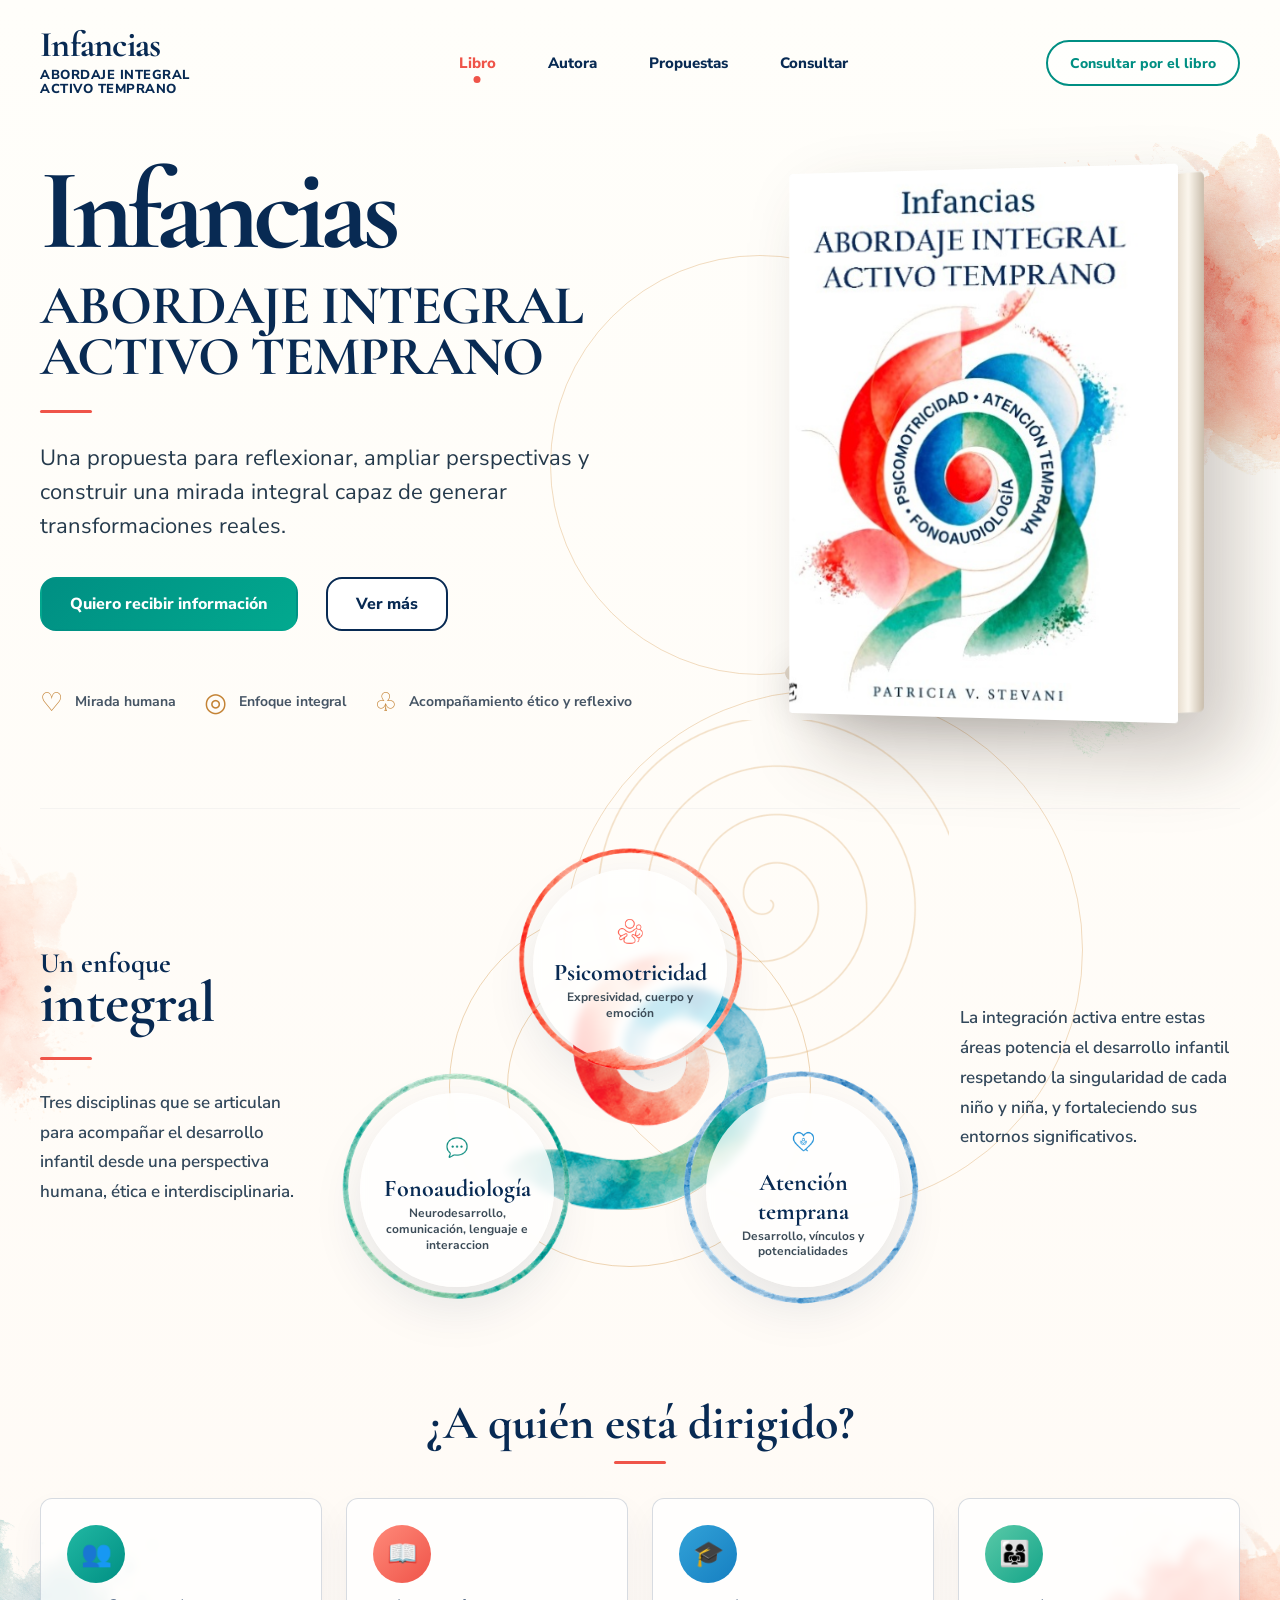
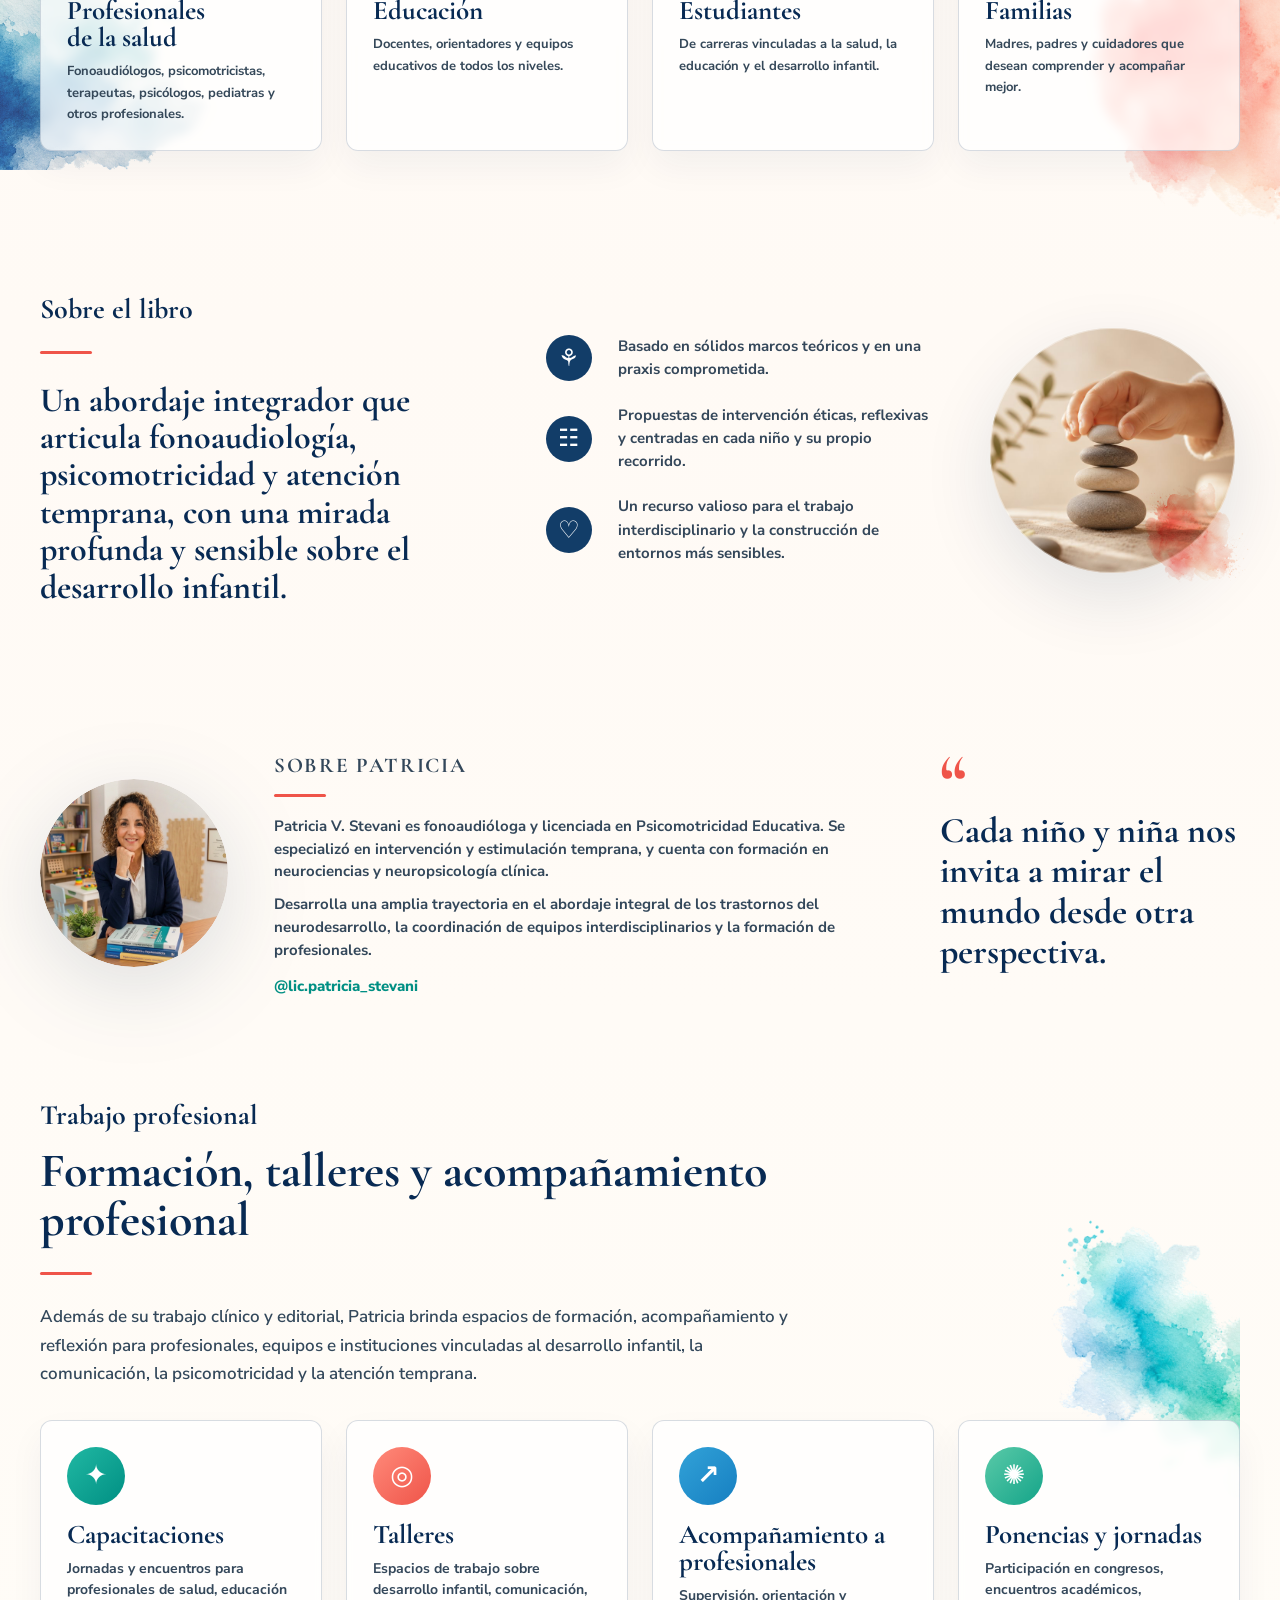
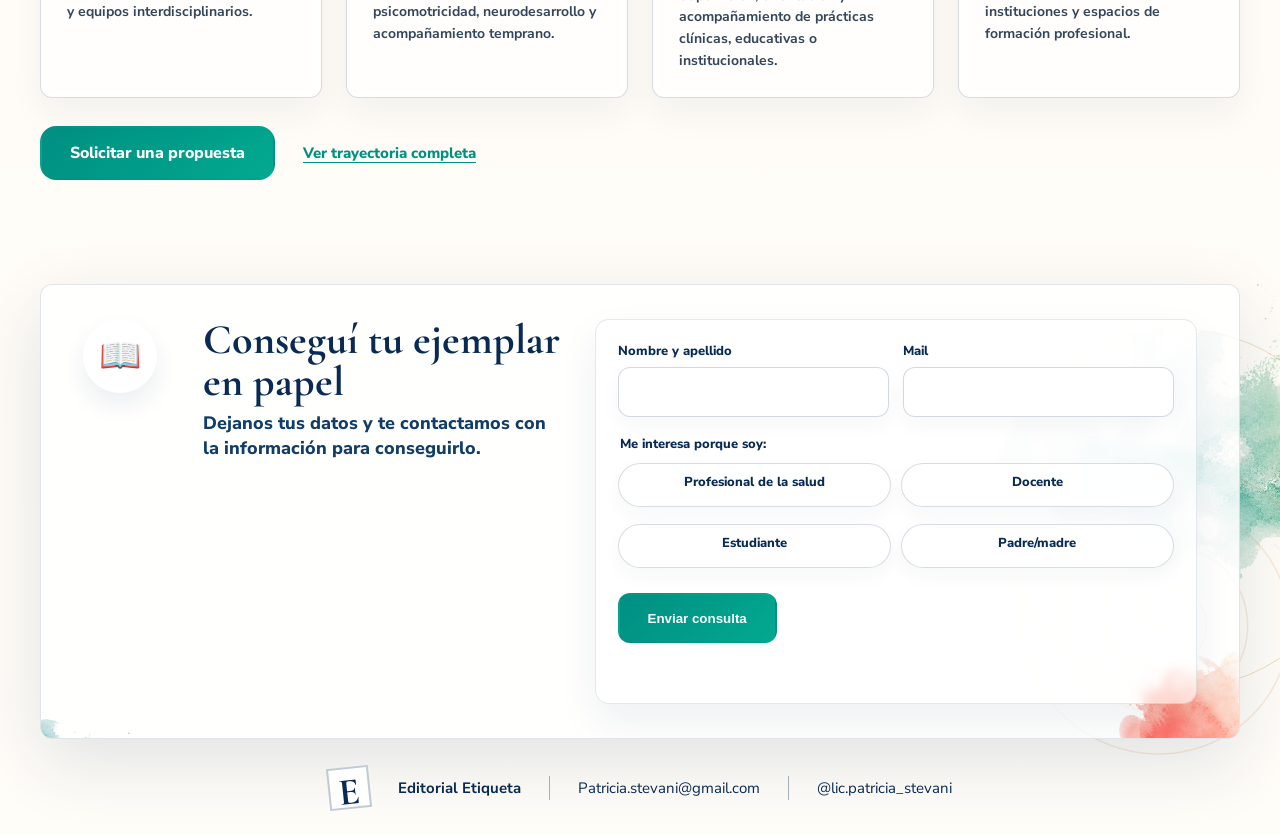
<file: index.html>
<!doctype html>
<html lang="es">
<head>
  <meta charset="utf-8">
  <meta name="viewport" content="width=device-width, initial-scale=1">
  <title>Infancias | Abordaje Integral Activo Temprano</title>
  <meta name="description" content="Libro y propuestas profesionales de Patricia V. Stevani sobre abordaje integral activo temprano.">
  <link rel="preconnect" href="https://fonts.googleapis.com">
  <link rel="preconnect" href="https://fonts.gstatic.com" crossorigin>
  <link href="https://fonts.googleapis.com/css2?family=Cormorant+Garamond:wght@500;600;700&family=Nunito+Sans:wght@400;600;700;800&display=swap" rel="stylesheet">
  <link rel="stylesheet" href="style.css?v=20260620-2">
</head>
<body>
  <div class="page-bg" aria-hidden="true">
    <span class="wash wash-coral wash-1"></span>
    <span class="wash wash-teal wash-2"></span>
    <span class="wash wash-blue wash-3"></span>
    <span class="wash wash-coral wash-4"></span>
    <span class="wash wash-green wash-5"></span>
    <span class="wash wash-coral wash-6"></span>
    <span class="gold-ring ring-1"></span>
    <span class="gold-ring ring-2"></span>
    <span class="gold-ring ring-3"></span>
    <span class="gold-spiral spiral-1"></span>
    <span class="gold-spiral spiral-2"></span>
  </div>

  <header class="site-header">
    <a class="brand" href="#inicio" aria-label="Infancias">
      <span>Infancias</span>
      <small>Abordaje integral<br>activo temprano</small>
    </a>
    <button class="menu-button" type="button" aria-label="Abrir menú">☰</button>
    <nav class="main-nav" aria-label="Navegación principal">
      <a class="active" href="#libro">Libro</a>
      <a href="#autora">Autora</a>
      <a href="#propuestas">Propuestas</a>
      <a href="#comprar">Consultar</a>
    </nav>
    <a class="btn btn-outline whatsapp-mini" href="#comprar">Consultar por el libro</a>
  </header>

  <main>
    <section id="inicio" class="hero section">
      <div class="hero-copy">
        <h1>Infancias</h1>
        <h2>Abordaje integral<br>activo temprano</h2>
        <span class="accent-line"></span>
        <p class="lead">Una propuesta para reflexionar, ampliar perspectivas y construir una mirada integral capaz de generar transformaciones reales.</p>
        <div class="actions">
          <a class="btn btn-primary" href="#comprar">Quiero recibir información</a>
          <a class="btn btn-secondary" href="#enfoque">Ver más</a>
        </div>
        <div class="features" aria-label="Características del libro">
          <span><i>♡</i> Mirada humana</span>
          <span><i>◎</i> Enfoque integral</span>
          <span><i>♧</i> Acompañamiento ético y reflexivo</span>
        </div>
      </div>
      <div class="hero-book" aria-label="Imagen del libro">
        <div class="book-stage"><div class="book-3d"><img src="assets/cover-front.jpg" alt="Tapa del libro Infancias: Abordaje Integral Activo Temprano"></div></div>
      </div>
    </section>

    <section id="enfoque" class="section approach">
      <div class="approach-text">
        <p class="section-kicker">Un enfoque</p>
        <h2>integral</h2>
        <span class="accent-line"></span>
        <p>Tres disciplinas que se articulan para acompañar el desarrollo infantil desde una perspectiva humana, ética e interdisciplinaria.</p>
      </div>
      <div class="integral-diagram" aria-label="Psicomotricidad, fonoaudiología y atención temprana">
        <div class="center-spiral" aria-hidden="true"></div>
        <article class="node node-top"><div class="node-icon"><img src="assets/ui-discipline-icon-psicomotricidad.png" alt=""></div><h3>Psicomotricidad</h3><p>Expresividad, cuerpo y emoción</p></article>
        <article class="node node-left"><div class="node-icon"><img src="assets/ui-discipline-icon-fonoaudiologia.png" alt=""></div><h3>Fonoaudiología</h3><p>Neurodesarrollo, comunicación, lenguaje e interaccion</p></article>
        <article class="node node-right"><div class="node-icon"><img src="assets/ui-discipline-icon-atencion.png" alt=""></div><h3>Atención temprana</h3><p>Desarrollo, vínculos y potencialidades</p></article>
      </div>
      <p class="approach-note">La integración activa entre estas áreas potencia el desarrollo infantil respetando la singularidad de cada niño y niña, y fortaleciendo sus entornos significativos.</p>
    </section>

    <section class="section audience">
      <h2>¿A quién está dirigido?</h2>
      <span class="accent-line center"></span>
      <div class="audience-grid">
        <article class="aud-card"><span class="icon teal">👥</span><h3>Profesionales<br>de la salud</h3><p>Fonoaudiólogos, psicomotricistas, terapeutas, psicólogos, pediatras y otros profesionales.</p></article>
        <article class="aud-card"><span class="icon coral">📖</span><h3>Educación</h3><p>Docentes, orientadores y equipos educativos de todos los niveles.</p></article>
        <article class="aud-card"><span class="icon blue">🎓</span><h3>Estudiantes</h3><p>De carreras vinculadas a la salud, la educación y el desarrollo infantil.</p></article>
        <article class="aud-card"><span class="icon green">👨‍👩‍👧</span><h3>Familias</h3><p>Madres, padres y cuidadores que desean comprender y acompañar mejor.</p></article>
      </div>
    </section>

    <section id="libro" class="section about-book">
      <div><p class="section-kicker">Sobre el libro</p><span class="accent-line"></span><h2>Un abordaje integrador que articula fonoaudiología, psicomotricidad y atención temprana, con una mirada profunda y sensible sobre el desarrollo infantil.</h2></div>
      <div class="book-points">
        <p><span>⚘</span> Basado en sólidos marcos teóricos y en una praxis comprometida.</p>
        <p><span>☷</span> Propuestas de intervención éticas, reflexivas y centradas en cada niño y su propio recorrido.</p>
        <p><span>♡</span> Un recurso valioso para el trabajo interdisciplinario y la construcción de entornos más sensibles.</p>
      </div>
      <div class="circle-photo stones" aria-hidden="true"></div>
    </section>

    <section id="autora" class="section author">
      <div class="author-photo"><img src="assets/patricia.png" alt="Patricia V. Stevani"></div>
      <div class="author-bio">
        <p class="section-kicker">Sobre Patricia</p><span class="accent-line"></span>
        <p>Patricia V. Stevani es fonoaudióloga y licenciada en Psicomotricidad Educativa. Se especializó en intervención y estimulación temprana, y cuenta con formación en neurociencias y neuropsicología clínica.</p>
        <p>Desarrolla una amplia trayectoria en el abordaje integral de los trastornos del neurodesarrollo, la coordinación de equipos interdisciplinarios y la formación de profesionales.</p>
        <a class="author-instagram" href="https://www.instagram.com/lic.patricia_stevani" target="_blank" rel="noopener">@lic.patricia_stevani</a>
      </div>
      <blockquote><span>“</span>Cada niño y niña nos invita a mirar el mundo desde otra perspectiva.</blockquote>
    </section>

    <section id="propuestas" class="section professional-services">
      <div class="services-heading"><p class="section-kicker">Trabajo profesional</p><h2>Formación, talleres y acompañamiento profesional</h2><span class="accent-line"></span><p>Además de su trabajo clínico y editorial, Patricia brinda espacios de formación, acompañamiento y reflexión para profesionales, equipos e instituciones vinculadas al desarrollo infantil, la comunicación, la psicomotricidad y la atención temprana.</p></div>
      <div class="services-grid">
        <article class="service-card"><span class="service-icon teal">✦</span><h3>Capacitaciones</h3><p>Jornadas y encuentros para profesionales de salud, educación y equipos interdisciplinarios.</p></article>
        <article class="service-card"><span class="service-icon coral">◎</span><h3>Talleres</h3><p>Espacios de trabajo sobre desarrollo infantil, comunicación, psicomotricidad, neurodesarrollo y acompañamiento temprano.</p></article>
        <article class="service-card"><span class="service-icon blue">↗</span><h3>Acompañamiento a profesionales</h3><p>Supervisión, orientación y acompañamiento de prácticas clínicas, educativas o institucionales.</p></article>
        <article class="service-card"><span class="service-icon green">✺</span><h3>Ponencias y jornadas</h3><p>Participación en congresos, encuentros académicos, instituciones y espacios de formación profesional.</p></article>
      </div>
      <div class="services-actions"><a class="btn btn-primary" href="consulta.html?motivo=capacitacion">Solicitar una propuesta</a><a class="text-link" href="trayectoria.html">Ver trayectoria completa</a></div>
    </section>

    <section id="comprar" class="cta-box lead-form-section">
      <div class="cta-icon">📖</div>
      <div class="lead-form-copy"><h2>Conseguí tu ejemplar en papel</h2><p>Dejanos tus datos y te contactamos con la información para conseguirlo.</p></div>
      <form class="lead-form" id="lead-form">
        <div class="form-row two-cols"><label><span>Nombre y apellido</span><input type="text" name="nombre" autocomplete="name" required></label><label><span>Mail</span><input type="email" name="email" autocomplete="email" required></label></div>
        <fieldset><legend>Me interesa porque soy:</legend><div class="interest-options"><label class="interest-option"><input type="radio" name="perfil" value="Profesional de la salud" required><span>Profesional de la salud</span></label><label class="interest-option"><input type="radio" name="perfil" value="Docente"><span>Docente</span></label><label class="interest-option"><input type="radio" name="perfil" value="Estudiante"><span>Estudiante</span></label><label class="interest-option"><input type="radio" name="perfil" value="Padre/madre"><span>Padre/madre</span></label></div></fieldset>
        <button class="btn btn-primary" type="submit">Enviar consulta</button><p class="form-status" aria-live="polite"></p>
      </form>
    </section>
  </main>

  <footer class="footer"><span class="editorial-mark">E</span><strong>Editorial Etiqueta</strong><span></span><a href="mailto:Patricia.stevani@gmail.com">Patricia.stevani@gmail.com</a><span></span><a href="https://www.instagram.com/lic.patricia_stevani" target="_blank" rel="noopener">@lic.patricia_stevani</a></footer>

  <script>
    const menuButton = document.querySelector('.menu-button');
    const nav = document.querySelector('.main-nav');
    menuButton.addEventListener('click', () => nav.classList.toggle('open'));
    const leadForm = document.querySelector('#lead-form');
    leadForm.addEventListener('submit', (event) => {
      event.preventDefault();
      const data = new FormData(leadForm);
      const message = encodeURIComponent(`Hola Patricia, quiero recibir información sobre el libro Infancias.\n\nNombre y apellido: ${data.get('nombre')}\nMail: ${data.get('email')}\nMe interesa porque soy: ${data.get('perfil')}`);
      window.open(`https://wa.me/5491165180477?text=${message}`, '_blank', 'noopener');
      leadForm.querySelector('.form-status').textContent = 'Se abrió WhatsApp con tu consulta.';
    });
  </script>
</body>
</html>
</file>
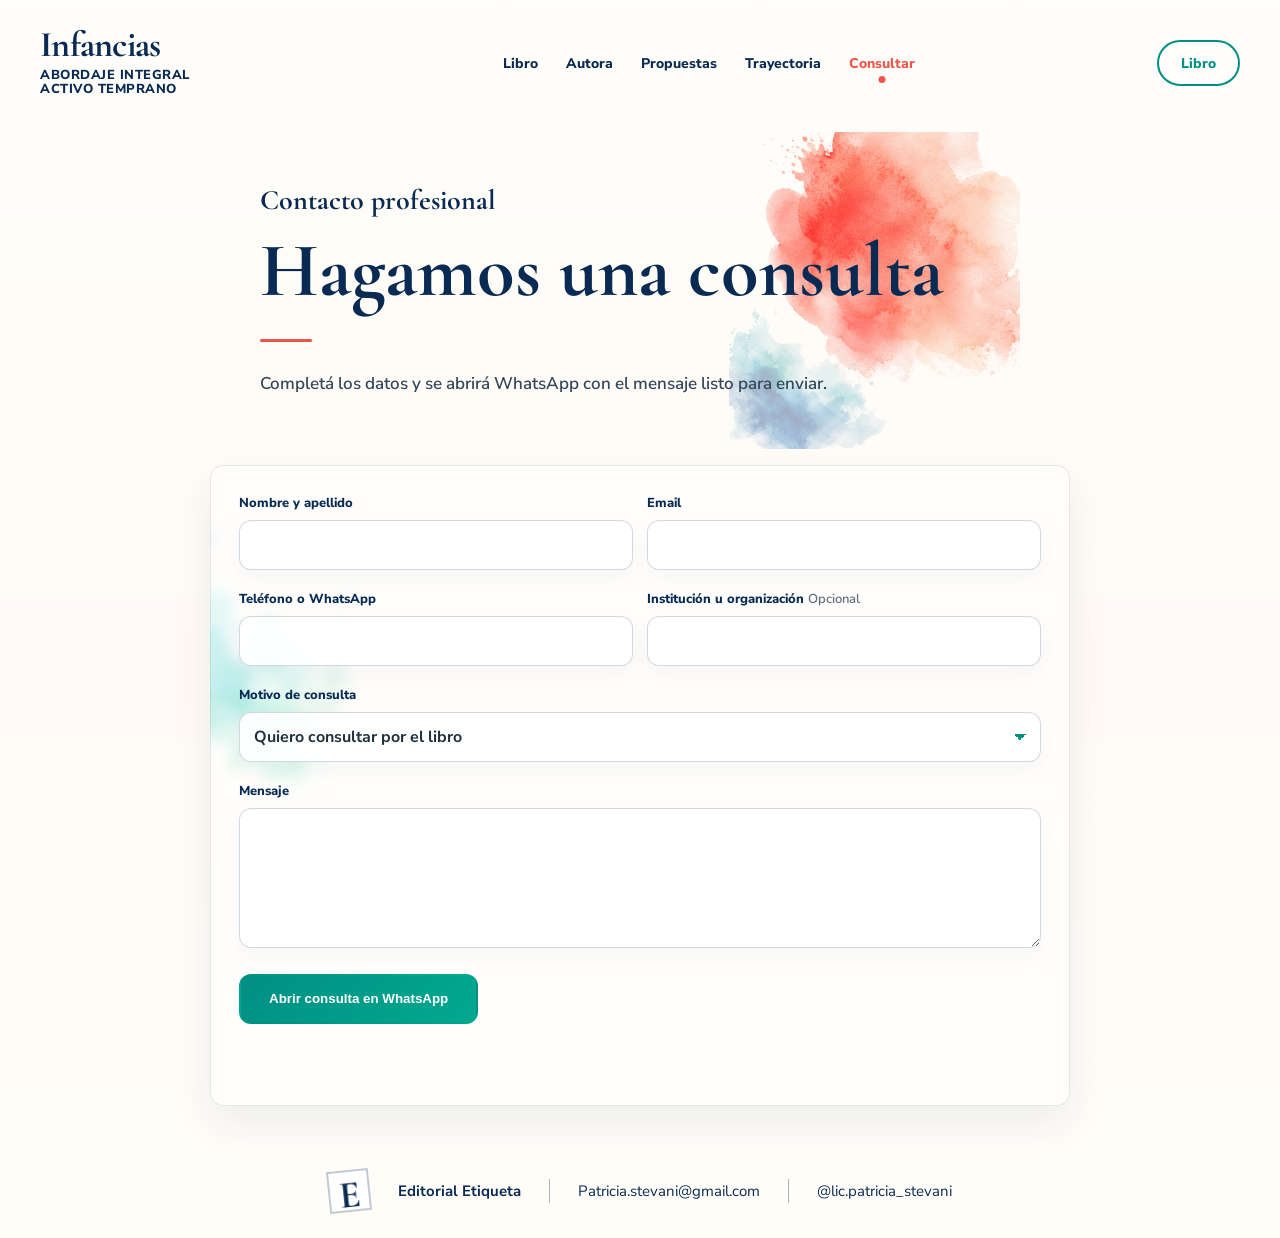
<file: consulta.html>
<!doctype html>
<html lang="es">
<head>
  <meta charset="utf-8">
  <meta name="viewport" content="width=device-width, initial-scale=1">
  <title>Consulta | Patricia V. Stevani</title>
  <meta name="description" content="Formulario de consulta por el libro y propuestas profesionales de Patricia V. Stevani.">
  <link rel="preconnect" href="https://fonts.googleapis.com">
  <link rel="preconnect" href="https://fonts.gstatic.com" crossorigin>
  <link href="https://fonts.googleapis.com/css2?family=Cormorant+Garamond:wght@500;600;700&family=Nunito+Sans:wght@400;600;700;800&display=swap" rel="stylesheet">
  <link rel="stylesheet" href="style.css?v=20260620-2">
</head>
<body class="subpage">
  <header class="site-header">
    <a class="brand" href="index.html#inicio" aria-label="Infancias"><span>Infancias</span><small>Abordaje integral<br>activo temprano</small></a>
    <button class="menu-button" type="button" aria-label="Abrir menú">☰</button>
    <nav class="main-nav" aria-label="Navegación principal"><a href="index.html#libro">Libro</a><a href="index.html#autora">Autora</a><a href="propuestas.html">Propuestas</a><a href="trayectoria.html">Trayectoria</a><a class="active" href="consulta.html">Consultar</a></nav>
    <a class="btn btn-outline whatsapp-mini" href="index.html#comprar">Libro</a>
  </header>
  <main>
    <section class="subpage-hero section compact-hero"><p class="section-kicker">Contacto profesional</p><h1>Hagamos una consulta</h1><span class="accent-line"></span><p>Completá los datos y se abrirá WhatsApp con el mensaje listo para enviar.</p></section>
    <section class="section consultation-layout"><form class="consultation-form" id="consultation-form">
      <div class="form-row two-cols"><label><span>Nombre y apellido</span><input type="text" name="nombre" autocomplete="name" required></label><label><span>Email</span><input type="email" name="email" autocomplete="email" required></label></div>
      <div class="form-row two-cols"><label><span>Teléfono o WhatsApp</span><input type="tel" name="telefono" autocomplete="tel" required></label><label><span>Institución u organización <em>Opcional</em></span><input type="text" name="institucion" autocomplete="organization"></label></div>
      <label><span>Motivo de consulta</span><select name="motivo" required><option value="libro">Quiero consultar por el libro</option><option value="capacitacion">Quiero organizar una capacitación</option><option value="taller">Quiero consultar por un taller</option><option value="supervision">Quiero acompañamiento o supervisión profesional</option><option value="ponencia">Quiero convocarla para una ponencia o jornada</option><option value="otro">Otro</option></select></label>
      <label><span>Mensaje</span><textarea name="mensaje" rows="5" required></textarea></label>
      <button class="btn btn-primary" type="submit">Abrir consulta en WhatsApp</button><p class="form-status" aria-live="polite"></p>
    </form></section>
  </main>
  <footer class="footer"><span class="editorial-mark">E</span><strong>Editorial Etiqueta</strong><span></span><a href="mailto:Patricia.stevani@gmail.com">Patricia.stevani@gmail.com</a><span></span><a href="https://www.instagram.com/lic.patricia_stevani" target="_blank" rel="noopener">@lic.patricia_stevani</a></footer>
  <script>
    const menuButton=document.querySelector('.menu-button');const nav=document.querySelector('.main-nav');menuButton.addEventListener('click',()=>nav.classList.toggle('open'));
    const form=document.querySelector('#consultation-form');const motive=form.elements.motivo;const query=new URLSearchParams(location.search);if(query.get('motivo')) motive.value=query.get('motivo');
    form.addEventListener('submit',(event)=>{event.preventDefault();const data=new FormData(form);const labels={libro:'Quiero consultar por el libro',capacitacion:'Quiero organizar una capacitación',taller:'Quiero consultar por un taller',supervision:'Quiero acompañamiento o supervisión profesional',ponencia:'Quiero convocarla para una ponencia o jornada',otro:'Otro'};const message=encodeURIComponent(`Hola Patricia, quiero realizar una consulta.\n\nMotivo: ${labels[data.get('motivo')]}\nNombre: ${data.get('nombre')}\nEmail: ${data.get('email')}\nWhatsApp: ${data.get('telefono')}\nInstitución: ${data.get('institucion') || '-'}\nMensaje: ${data.get('mensaje')}`);window.open(`https://wa.me/5491165180477?text=${message}`,'_blank','noopener');form.querySelector('.form-status').textContent='Se abrió WhatsApp con tu consulta.';});
  </script>
</body>
</html>
</file>
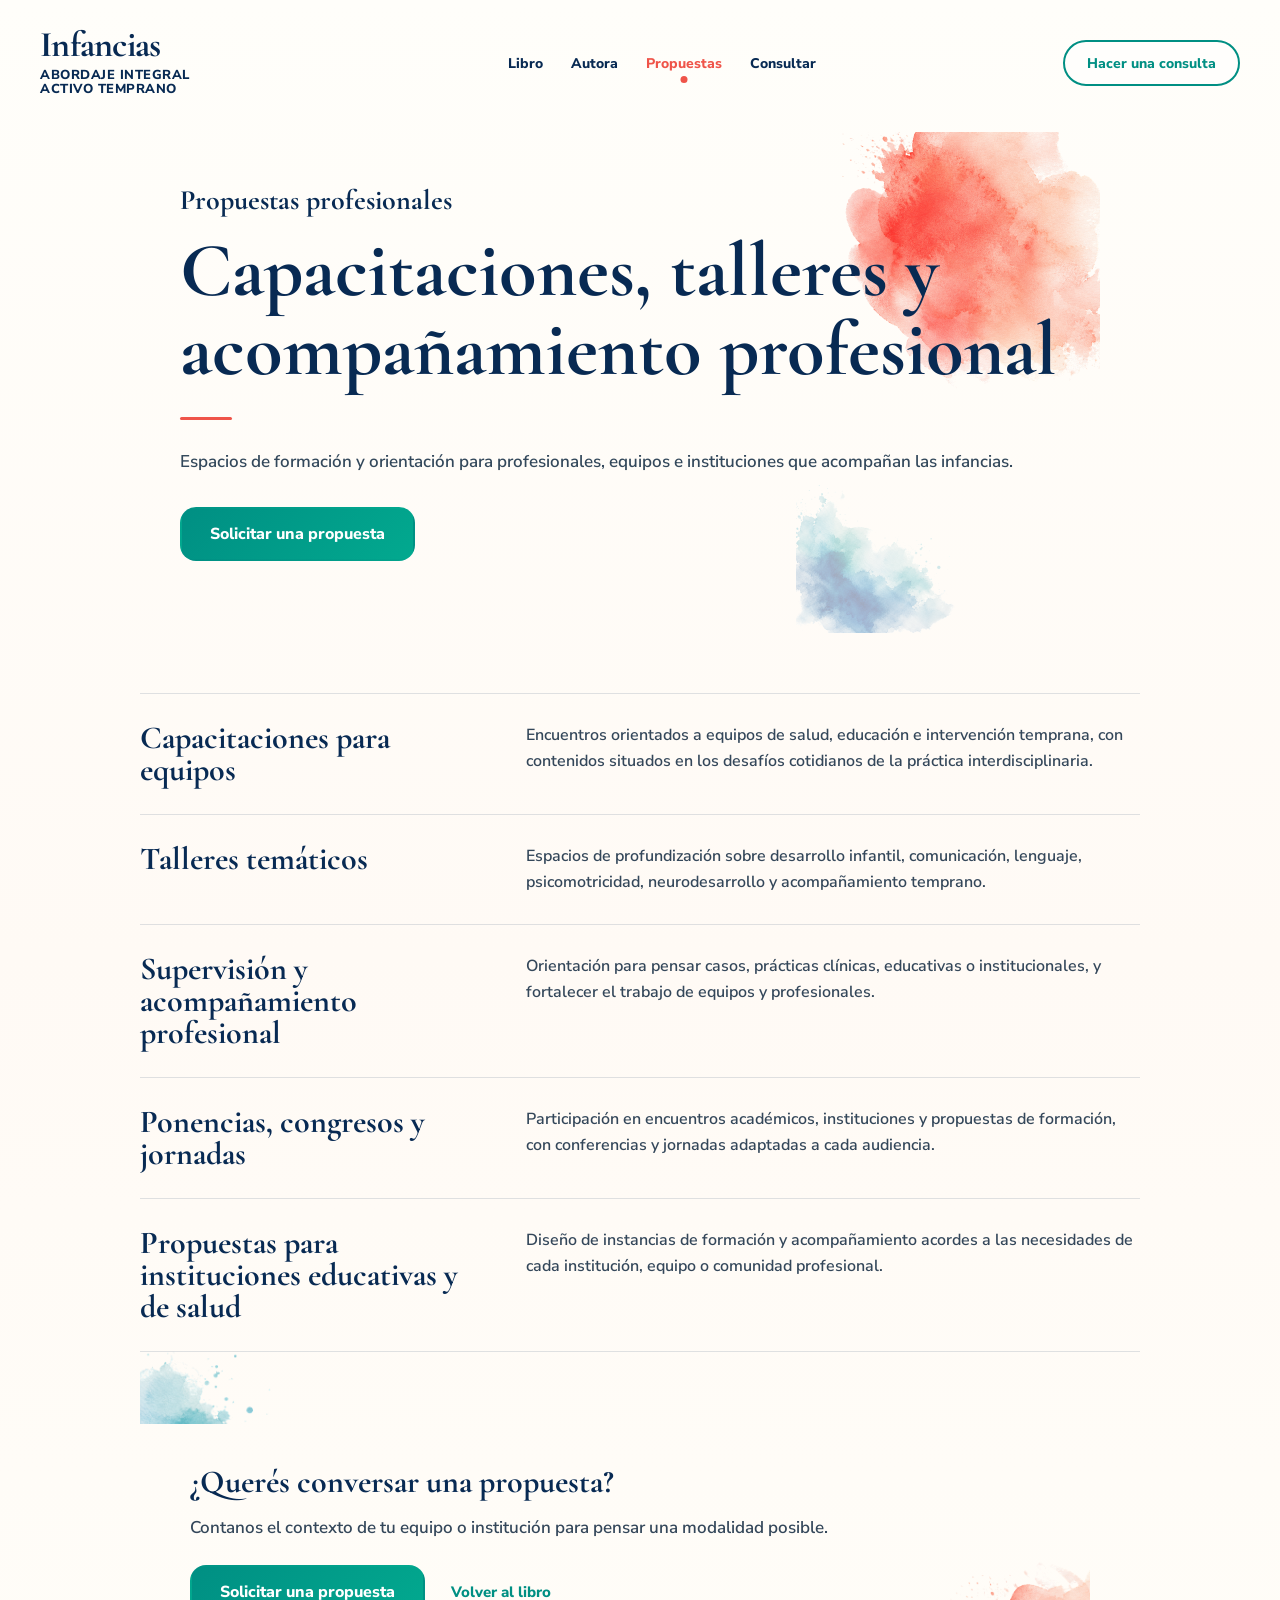
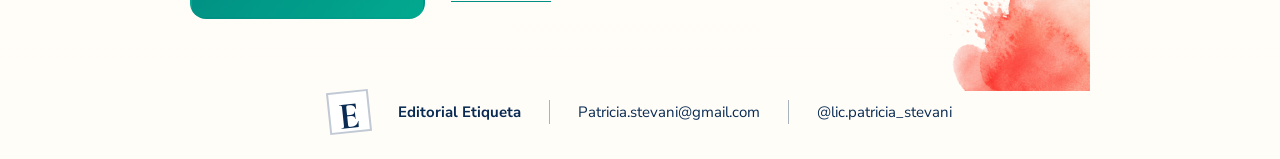
<file: propuestas.html>
<!doctype html>
<html lang="es">
<head>
  <meta charset="utf-8">
  <meta name="viewport" content="width=device-width, initial-scale=1">
  <title>Propuestas profesionales | Patricia V. Stevani</title>
  <meta name="description" content="Capacitaciones, talleres, supervisión y acompañamiento profesional de Patricia V. Stevani.">
  <link rel="preconnect" href="https://fonts.googleapis.com">
  <link rel="preconnect" href="https://fonts.gstatic.com" crossorigin>
  <link href="https://fonts.googleapis.com/css2?family=Cormorant+Garamond:wght@500;600;700&family=Nunito+Sans:wght@400;600;700;800&display=swap" rel="stylesheet">
  <link rel="stylesheet" href="style.css?v=20260620-2">
</head>
<body class="subpage">
  <header class="site-header">
    <a class="brand" href="index.html#inicio" aria-label="Infancias"><span>Infancias</span><small>Abordaje integral<br>activo temprano</small></a>
    <button class="menu-button" type="button" aria-label="Abrir menú">☰</button>
    <nav class="main-nav" aria-label="Navegación principal">
      <a href="index.html#libro">Libro</a><a href="index.html#autora">Autora</a><a class="active" href="propuestas.html">Propuestas</a><a href="consulta.html">Consultar</a>
    </nav>
    <a class="btn btn-outline whatsapp-mini" href="consulta.html">Hacer una consulta</a>
  </header>
  <main>
    <section class="subpage-hero section">
      <p class="section-kicker">Propuestas profesionales</p>
      <h1>Capacitaciones, talleres y acompañamiento profesional</h1>
      <span class="accent-line"></span>
      <p>Espacios de formación y orientación para profesionales, equipos e instituciones que acompañan las infancias.</p>
      <a class="btn btn-primary" href="consulta.html?motivo=capacitacion">Solicitar una propuesta</a>
    </section>
    <section class="section proposals-list">
      <article class="proposal-row"><h2>Capacitaciones para equipos</h2><p>Encuentros orientados a equipos de salud, educación e intervención temprana, con contenidos situados en los desafíos cotidianos de la práctica interdisciplinaria.</p></article>
      <article class="proposal-row"><h2>Talleres temáticos</h2><p>Espacios de profundización sobre desarrollo infantil, comunicación, lenguaje, psicomotricidad, neurodesarrollo y acompañamiento temprano.</p></article>
      <article class="proposal-row"><h2>Supervisión y acompañamiento profesional</h2><p>Orientación para pensar casos, prácticas clínicas, educativas o institucionales, y fortalecer el trabajo de equipos y profesionales.</p></article>
      <article class="proposal-row"><h2>Ponencias, congresos y jornadas</h2><p>Participación en encuentros académicos, instituciones y propuestas de formación, con conferencias y jornadas adaptadas a cada audiencia.</p></article>
      <article class="proposal-row"><h2>Propuestas para instituciones educativas y de salud</h2><p>Diseño de instancias de formación y acompañamiento acordes a las necesidades de cada institución, equipo o comunidad profesional.</p></article>
    </section>
    <section class="section subpage-cta"><h2>¿Querés conversar una propuesta?</h2><p>Contanos el contexto de tu equipo o institución para pensar una modalidad posible.</p><a class="btn btn-primary" href="consulta.html?motivo=capacitacion">Solicitar una propuesta</a><a class="text-link" href="index.html#libro">Volver al libro</a></section>
  </main>
  <footer class="footer"><span class="editorial-mark">E</span><strong>Editorial Etiqueta</strong><span></span><a href="mailto:Patricia.stevani@gmail.com">Patricia.stevani@gmail.com</a><span></span><a href="https://www.instagram.com/lic.patricia_stevani" target="_blank" rel="noopener">@lic.patricia_stevani</a></footer>
  <script>const menuButton=document.querySelector('.menu-button');const nav=document.querySelector('.main-nav');menuButton.addEventListener('click',()=>nav.classList.toggle('open'));</script>
</body>
</html>
</file>
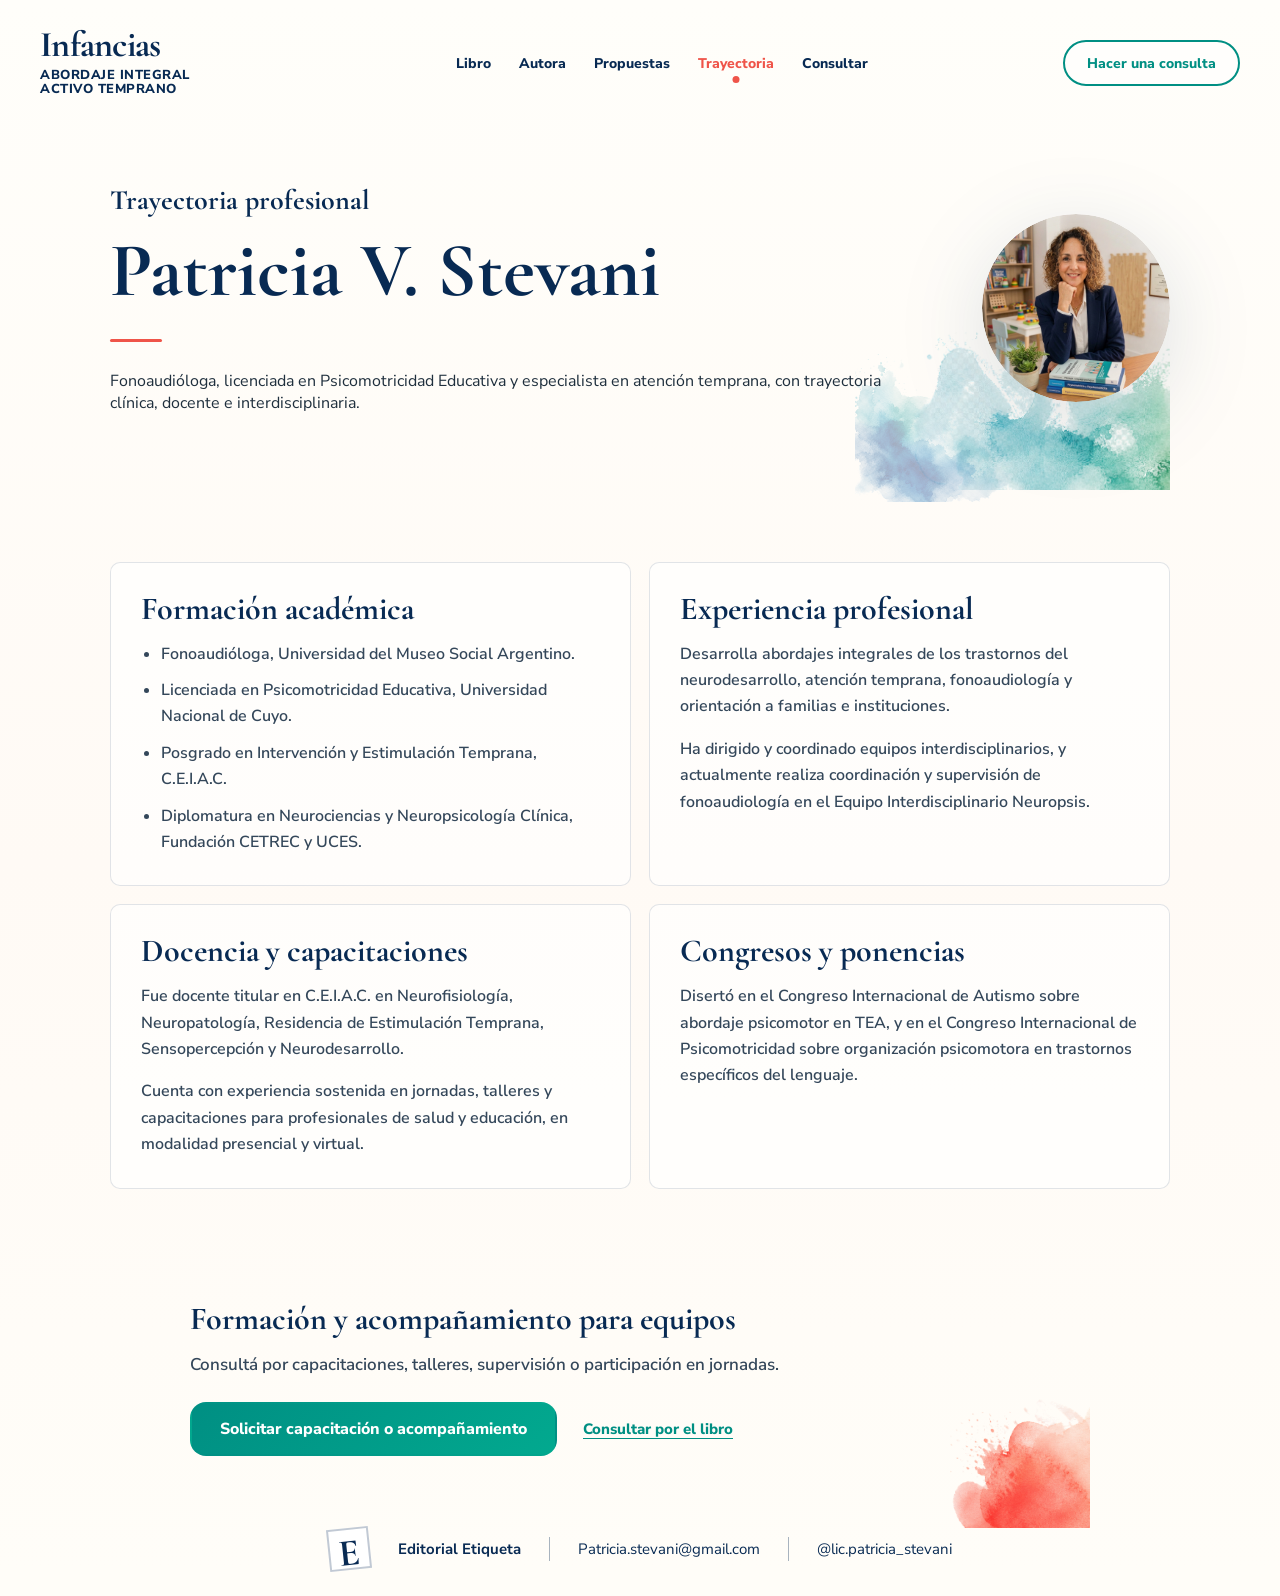
<file: trayectoria.html>
<!doctype html>
<html lang="es">
<head>
  <meta charset="utf-8">
  <meta name="viewport" content="width=device-width, initial-scale=1">
  <title>Trayectoria profesional | Patricia V. Stevani</title>
  <meta name="description" content="Formación y trayectoria profesional de Patricia V. Stevani.">
  <link rel="preconnect" href="https://fonts.googleapis.com">
  <link rel="preconnect" href="https://fonts.gstatic.com" crossorigin>
  <link href="https://fonts.googleapis.com/css2?family=Cormorant+Garamond:wght@500;600;700&family=Nunito+Sans:wght@400;600;700;800&display=swap" rel="stylesheet">
  <link rel="stylesheet" href="style.css?v=20260620-2">
</head>
<body class="subpage">
  <header class="site-header">
    <a class="brand" href="index.html#inicio" aria-label="Infancias"><span>Infancias</span><small>Abordaje integral<br>activo temprano</small></a>
    <button class="menu-button" type="button" aria-label="Abrir menú">☰</button>
    <nav class="main-nav" aria-label="Navegación principal"><a href="index.html#libro">Libro</a><a href="index.html#autora">Autora</a><a href="propuestas.html">Propuestas</a><a class="active" href="trayectoria.html">Trayectoria</a><a href="consulta.html">Consultar</a></nav>
    <a class="btn btn-outline whatsapp-mini" href="consulta.html">Hacer una consulta</a>
  </header>
  <main>
    <section class="subpage-hero section trajectory-hero"><div><p class="section-kicker">Trayectoria profesional</p><h1>Patricia V. Stevani</h1><span class="accent-line"></span><p>Fonoaudióloga, licenciada en Psicomotricidad Educativa y especialista en atención temprana, con trayectoria clínica, docente e interdisciplinaria.</p></div><div class="author-photo"><img src="assets/patricia.png" alt="Patricia V. Stevani"></div></section>
    <section class="section trajectory-grid">
      <article class="trajectory-block"><h2>Formación académica</h2><ul><li>Fonoaudióloga, Universidad del Museo Social Argentino.</li><li>Licenciada en Psicomotricidad Educativa, Universidad Nacional de Cuyo.</li><li>Posgrado en Intervención y Estimulación Temprana, C.E.I.A.C.</li><li>Diplomatura en Neurociencias y Neuropsicología Clínica, Fundación CETREC y UCES.</li></ul></article>
      <article class="trajectory-block"><h2>Experiencia profesional</h2><p>Desarrolla abordajes integrales de los trastornos del neurodesarrollo, atención temprana, fonoaudiología y orientación a familias e instituciones.</p><p>Ha dirigido y coordinado equipos interdisciplinarios, y actualmente realiza coordinación y supervisión de fonoaudiología en el Equipo Interdisciplinario Neuropsis.</p></article>
      <article class="trajectory-block"><h2>Docencia y capacitaciones</h2><p>Fue docente titular en C.E.I.A.C. en Neurofisiología, Neuropatología, Residencia de Estimulación Temprana, Sensopercepción y Neurodesarrollo.</p><p>Cuenta con experiencia sostenida en jornadas, talleres y capacitaciones para profesionales de salud y educación, en modalidad presencial y virtual.</p></article>
      <article class="trajectory-block"><h2>Congresos y ponencias</h2><p>Disertó en el Congreso Internacional de Autismo sobre abordaje psicomotor en TEA, y en el Congreso Internacional de Psicomotricidad sobre organización psicomotora en trastornos específicos del lenguaje.</p></article>
    </section>
    <section class="section subpage-cta"><h2>Formación y acompañamiento para equipos</h2><p>Consultá por capacitaciones, talleres, supervisión o participación en jornadas.</p><a class="btn btn-primary" href="consulta.html?motivo=capacitacion">Solicitar capacitación o acompañamiento</a><a class="text-link" href="index.html#comprar">Consultar por el libro</a></section>
  </main>
  <footer class="footer"><span class="editorial-mark">E</span><strong>Editorial Etiqueta</strong><span></span><a href="mailto:Patricia.stevani@gmail.com">Patricia.stevani@gmail.com</a><span></span><a href="https://www.instagram.com/lic.patricia_stevani" target="_blank" rel="noopener">@lic.patricia_stevani</a></footer>
  <script>const menuButton=document.querySelector('.menu-button');const nav=document.querySelector('.main-nav');menuButton.addEventListener('click',()=>nav.classList.toggle('open'));</script>
</body>
</html>
</file>
<file: style.css>
:root{
  --navy:#082a53;
  --navy-2:#123d68;
  --teal:#008f83;
  --green:#25b29d;
  --coral:#ef5449;
  --blue:#167fc1;
  --cream:#fffdf8;
  --warm:#f8f1e7;
  --ink:#1f2f3d;
  --muted:#607080;
  --gold:#d9a45f;
  --shadow:0 24px 70px rgba(8,42,83,.12);
  --radius:26px;
}
*{box-sizing:border-box}
html{scroll-behavior:smooth;background:#fffdf8}
body{
  position:relative;
  margin:0;
  color:var(--ink);
  background:transparent;
  font-family:"Nunito Sans",system-ui,-apple-system,Segoe UI,sans-serif;
  overflow-x:hidden;
}
img{max-width:100%;display:block}
a{color:inherit;text-decoration:none}
.page-bg{position:absolute;inset:0 auto auto 0;width:100%;height:100%;min-height:2700px;z-index:-1;pointer-events:none;overflow:hidden;background:linear-gradient(180deg,#fffefa 0%,#fffaf5 48%,#fffdf8 100%)}
.wash{position:absolute;background-repeat:no-repeat;background-size:contain;background-position:center;opacity:.88;mix-blend-mode:multiply}
.wash-coral{background-image:url("assets/watercolor-coral.png")}
.wash-teal{background-image:url("assets/watercolor-teal.png")}
.wash-blue{background-image:url("assets/watercolor-blue-corner.png")}
.wash-green{background-image:url("assets/watercolor-green-wide.png")}
.wash-1{width:410px;height:410px;right:-150px;top:100px}
.wash-2{width:560px;height:390px;right:-35px;top:390px}
.wash-3{width:430px;height:430px;left:-170px;top:1340px}
.wash-4{width:355px;height:355px;right:-150px;top:1490px;transform:rotate(14deg);opacity:.72}
.wash-5{width:520px;height:380px;right:-210px;bottom:185px;transform:rotate(-7deg)}
.wash-6{width:300px;height:300px;left:-155px;top:825px;opacity:.42;transform:rotate(25deg)}
.gold-ring{position:absolute;border:1.5px solid rgba(217,164,95,.38);border-radius:50%}
.ring-1{width:420px;height:420px;right:310px;top:255px}
.ring-2{width:520px;height:520px;left:44%;top:690px}
.ring-3{width:360px;height:360px;right:-80px;bottom:120px}
.gold-spiral{position:absolute;background:url("assets/bg-gold-spiral.png") center/contain no-repeat;opacity:.5}
.spiral-1{width:360px;height:360px;left:46%;top:720px}
.spiral-2{width:310px;height:310px;right:-40px;bottom:35px;transform:rotate(12deg);opacity:.36}
.site-header{
  width:min(1200px,calc(100% - 48px));
  margin:0 auto;
  padding:30px 0 12px;
  display:grid;
  grid-template-columns:220px 1fr auto;
  align-items:center;
  gap:24px;
  position:relative;
  z-index:5;
}
.brand{font-family:"Cormorant Garamond",serif;color:var(--navy);line-height:.86;font-weight:700;font-size:36px;letter-spacing:-.02em}
.brand small{display:block;margin-top:8px;font-family:"Nunito Sans",sans-serif;font-size:13px;line-height:1.05;text-transform:uppercase;letter-spacing:.04em;font-weight:800}
.main-nav{justify-self:center;display:flex;align-items:center;gap:52px;font-weight:800;color:var(--navy);font-size:15px}
.main-nav a{position:relative;padding:10px 0}
.main-nav a.active{color:var(--coral)}
.main-nav a.active::after{content:"";position:absolute;left:50%;bottom:0;width:7px;height:7px;background:var(--coral);border-radius:50%;transform:translateX(-50%)}
.menu-button{display:none}
.btn{display:inline-flex;align-items:center;justify-content:center;gap:10px;min-height:54px;padding:0 28px;border-radius:16px;font-weight:800;border:2px solid transparent;transition:.2s ease;box-shadow:none;white-space:nowrap}
.btn:hover{transform:translateY(-2px);box-shadow:0 16px 28px rgba(8,42,83,.12)}
.btn-primary{background:linear-gradient(135deg,var(--teal),#02a98f);color:white}
.btn-secondary{background:white;border-color:var(--navy);color:var(--navy)}
.btn-outline{background:rgba(255,255,255,.55);border-color:var(--teal);color:var(--teal);min-height:46px;padding:0 22px;border-radius:999px;font-size:14px}
.wa{font-size:20px;line-height:1}
.section{width:min(1200px,calc(100% - 48px));margin:0 auto;padding:72px 0}
.hero{display:grid;grid-template-columns:1fr 520px;gap:52px;min-height:700px;align-items:center;padding-top:42px}
.eyebrow{font-weight:800;text-transform:uppercase;letter-spacing:.16em;color:var(--coral);font-size:12px;margin:0 0 12px}
h1,h2,h3,p{margin-top:0}
.hero h1{font-family:"Cormorant Garamond",serif;color:var(--navy);font-size:clamp(86px,9vw,142px);line-height:.78;margin:0 0 24px;letter-spacing:-.055em;font-weight:700}
.hero h2{font-family:"Cormorant Garamond",serif;color:var(--navy);text-transform:uppercase;font-size:clamp(34px,4.3vw,55px);line-height:.93;margin:0;font-weight:700;letter-spacing:-.02em}
.accent-line{display:block;width:52px;height:3px;background:var(--coral);margin:28px 0;border-radius:99px}
.accent-line.center{margin:14px auto 34px}
.lead{font-size:22px;line-height:1.55;max-width:570px;color:#24394b;margin-bottom:34px}
.actions{display:flex;gap:28px;align-items:center;margin-bottom:54px}
.features{display:flex;flex-wrap:wrap;gap:28px;color:#465565;font-size:14px;font-weight:700}
.features i{font-style:normal;color:#c48335;font-size:26px;vertical-align:middle;margin-right:8px}
.hero-book{position:relative;min-height:570px;display:grid;place-items:center}
.book-stage{position:relative;width:100%;height:100%;display:grid;place-items:center}
.book-stage::before{content:"";position:absolute;width:390px;height:70px;background:linear-gradient(180deg,#ebe3d5,#cfc4b6);border-radius:50%;bottom:20px;box-shadow:0 15px 40px rgba(0,0,0,.16)}
.book-3d{position:relative;width:min(390px,84%);filter:drop-shadow(30px 35px 35px rgba(42,31,21,.23));transform:perspective(900px) rotateY(-5deg)}
.book-3d::after{content:"";position:absolute;top:10px;right:-25px;width:26px;height:calc(100% - 20px);background:linear-gradient(90deg,#e7ddce,#fbf6ed 42%,#c9bdac);transform:skewY(-4deg);transform-origin:left;z-index:-1;border-radius:0 5px 5px 0}
.book-3d img{border-radius:3px;box-shadow:inset 0 0 0 1px rgba(0,0,0,.08)}
.approach{display:grid;grid-template-columns:260px 1fr 280px;gap:48px;align-items:center;min-height:455px;border-top:1px solid rgba(8,42,83,.04)}
.section-kicker{font-family:"Cormorant Garamond",serif;color:var(--navy);font-size:28px;line-height:1;margin-bottom:0;font-weight:700}
.approach-text h2{font-family:"Cormorant Garamond",serif;color:var(--navy);font-size:58px;line-height:.9;margin-bottom:0}
.approach-text p:last-child,.approach-note{font-size:17px;line-height:1.75;color:#33485b;font-weight:600}
.integral-diagram{height:410px;position:relative;display:grid;place-items:center}
.integral-diagram::before,.integral-diagram::after{content:"";position:absolute;border:1.4px solid rgba(217,164,95,.45);border-radius:50%}
.integral-diagram::before{width:360px;height:360px}.integral-diagram::after{width:245px;height:245px}
.center-spiral{position:absolute;width:380px;height:380px;border-radius:50%;background:url("assets/ui-discipline-spiral.png") center/contain no-repeat;z-index:1}
.center-spiral span{display:none}
.node{position:absolute;width:194px;height:194px;border-radius:50%;background:rgba(255,255,255,.78);display:flex;flex-direction:column;align-items:center;justify-content:center;text-align:center;padding:24px;border:0;box-shadow:0 20px 50px rgba(8,42,83,.10);z-index:2;backdrop-filter:blur(4px)}
.node::before{content:"";position:absolute;inset:-46px;background:center/contain no-repeat;z-index:-1;pointer-events:none}
.node>*{position:relative;z-index:1}
.node h3{font-family:"Cormorant Garamond",serif;color:var(--navy);font-size:24px;margin:5px 0 3px;font-weight:700}.node p{font-size:12px;line-height:1.3;margin:0;color:#3e4d59;font-weight:700}.node-icon{width:42px;height:42px;display:grid;place-items:center}.node-icon img{width:100%;height:100%;object-fit:contain}.node-top{top:-12px;left:50%;transform:translateX(-50%);color:var(--coral)}.node-left{left:12px;bottom:4px;color:var(--teal)}.node-right{right:12px;bottom:4px;color:var(--blue)}.node-top::before{background-image:url("assets/ui-discipline-ring-coral.png")}.node-left::before{background-image:url("assets/ui-discipline-ring-teal.png")}.node-right::before{background-image:url("assets/ui-discipline-ring-blue.png")}
.audience{text-align:center;padding-top:36px}.audience h2{font-family:"Cormorant Garamond",serif;color:var(--navy);font-size:48px;line-height:1;margin-bottom:0}.audience-grid{display:grid;grid-template-columns:repeat(4,1fr);gap:24px;text-align:left}.aud-card{background:rgba(255,255,255,.72);border:1px solid rgba(8,42,83,.16);border-radius:12px;padding:26px 26px 24px;min-height:190px;box-shadow:0 16px 35px rgba(8,42,83,.05);backdrop-filter:blur(5px)}.icon{width:58px;height:58px;border-radius:50%;display:grid;place-items:center;color:white;font-size:25px;margin-bottom:14px}.icon.teal{background:linear-gradient(135deg,#21b8a3,#008f83)}.icon.coral{background:linear-gradient(135deg,#ff8a7a,var(--coral))}.icon.blue{background:linear-gradient(135deg,#32a2d8,var(--blue))}.icon.green{background:linear-gradient(135deg,#5acaa8,#14a489)}.aud-card h3{font-family:"Cormorant Garamond",serif;color:var(--navy);font-size:27px;line-height:1;margin-bottom:10px}.aud-card p{font-size:13px;line-height:1.65;color:#354859;font-weight:700;margin:0}
.about-book{display:grid;grid-template-columns:1.1fr .95fr 250px;gap:56px;align-items:center;position:relative}.about-book h2{font-family:"Cormorant Garamond",serif;color:var(--navy);font-size:34px;line-height:1.1;margin:0}.book-points{display:grid;gap:22px}.book-points p{display:grid;grid-template-columns:56px 1fr;gap:16px;align-items:center;font-size:15px;line-height:1.55;font-weight:700;color:#34475a;margin:0}.book-points span{width:46px;height:46px;border-radius:50%;display:grid;place-items:center;background:var(--navy-2);color:white;font-size:24px}.circle-photo{width:245px;height:245px;border-radius:50%;box-shadow:var(--shadow);background-size:cover;background-position:center}.stones{background-image:url("assets/ui-stones-hand-photo.jpg");background-position:center;position:relative;overflow:visible}.stones::before{content:"";position:absolute;inset:0;border-radius:50%;box-shadow:inset 0 0 0 1px rgba(255,255,255,.38);pointer-events:none}.stones::after{content:"";position:absolute;width:128px;height:118px;right:-28px;bottom:-18px;background:url("assets/watercolor-coral.png") center/contain no-repeat;mix-blend-mode:multiply;opacity:.84;pointer-events:none}
.author{display:grid;grid-template-columns:190px 1fr 300px;gap:44px;align-items:center}.author-photo{width:188px;height:188px;border-radius:50%;filter:drop-shadow(0 20px 42px rgba(8,42,83,.14));overflow:hidden}.author-photo img{width:100%;height:100%;border-radius:50%;object-fit:cover;object-position:50% 20%;-webkit-mask-image:radial-gradient(circle at center,#000 58%,rgba(0,0,0,.82) 70%,rgba(0,0,0,.24) 86%,transparent 100%);mask-image:radial-gradient(circle at center,#000 58%,rgba(0,0,0,.82) 70%,rgba(0,0,0,.24) 86%,transparent 100%)}.author-bio p{font-size:15px;line-height:1.52;font-weight:700;color:#33475a;margin-bottom:10px}.author-instagram{display:inline-flex;margin-top:4px;color:var(--teal);font-size:15px;font-weight:800}.author-bio .section-kicker{text-transform:uppercase;font-size:21px;letter-spacing:.08em}.author-bio .accent-line{margin:12px 0 18px}blockquote{margin:0;font-family:"Cormorant Garamond",serif;color:var(--navy);font-size:36px;line-height:1.12;font-weight:700}blockquote span{display:block;color:var(--coral);font-size:74px;line-height:.2;margin-bottom:22px}
.cta-box{width:min(1200px,calc(100% - 48px));margin:32px auto 28px;display:grid;grid-template-columns:90px 1fr auto;gap:24px;align-items:center;background:rgba(255,255,255,.82);border:1px solid rgba(8,42,83,.12);border-radius:12px;box-shadow:var(--shadow);padding:34px 42px;position:relative;overflow:hidden}.cta-box::before,.cta-box::after{content:"";position:absolute;z-index:0;background-repeat:no-repeat;background-size:contain;background-position:center}.cta-box::before{width:250px;height:210px;left:-90px;bottom:-105px;background-image:url("assets/watercolor-blue-corner.png")}.cta-box::after{width:260px;height:230px;right:-115px;bottom:-120px;background-image:url("assets/watercolor-coral.png");opacity:.78}.cta-box>*{position:relative;z-index:1}.cta-icon{width:74px;height:74px;border-radius:50%;display:grid;place-items:center;background:#fff;color:var(--teal);font-size:34px;box-shadow:0 12px 24px rgba(8,42,83,.08)}.cta-box h2{font-family:"Cormorant Garamond",serif;color:var(--navy);font-size:42px;line-height:1;margin-bottom:8px}.cta-box p{margin:0;color:var(--navy-2);font-size:18px;font-weight:800}
.lead-form-section{grid-template-columns:90px minmax(260px,.75fr) minmax(460px,1.25fr);align-items:start;gap:30px}.lead-form-copy p{max-width:380px;line-height:1.35}.lead-form{display:grid;gap:18px;background:rgba(255,255,255,.58);border:1px solid rgba(8,42,83,.10);border-radius:14px;padding:22px;box-shadow:0 18px 42px rgba(8,42,83,.07);backdrop-filter:blur(5px)}.form-row.two-cols{display:grid;grid-template-columns:repeat(2,minmax(0,1fr));gap:14px}.lead-form label span,.lead-form legend{display:block;margin-bottom:7px;color:var(--navy);font-size:13px;font-weight:800}.lead-form input[type="text"],.lead-form input[type="email"]{width:100%;height:50px;border:1px solid rgba(8,42,83,.18);border-radius:12px;background:rgba(255,255,255,.92);padding:0 15px;color:var(--ink);font:inherit;font-weight:700;outline:none;box-shadow:0 8px 20px rgba(8,42,83,.04)}.lead-form input:focus{border-color:var(--teal);box-shadow:0 0 0 3px rgba(0,143,131,.12),0 8px 20px rgba(8,42,83,.04)}.lead-form fieldset{margin:0;padding:0;border:0}.lead-form legend{margin-bottom:10px}.interest-options{display:grid;grid-template-columns:repeat(2,minmax(0,1fr));gap:10px}.interest-option{position:relative;display:block;cursor:pointer}.interest-option input{position:absolute;opacity:0;pointer-events:none}.interest-option span{display:flex;align-items:center;justify-content:center;min-height:44px;margin:0;padding:9px 12px;border:1px solid rgba(8,42,83,.16);border-radius:999px;background:rgba(255,255,255,.82);color:#34475a;font-size:14px;font-weight:900;text-align:center;transition:.18s ease;box-shadow:0 8px 20px rgba(8,42,83,.04)}.interest-option:hover span{border-color:rgba(0,143,131,.45);transform:translateY(-1px)}.interest-option input:focus-visible+span{box-shadow:0 0 0 3px rgba(0,143,131,.16)}.interest-option input:checked+span{background:linear-gradient(135deg,var(--teal),#02a98f);border-color:transparent;color:white;box-shadow:0 14px 26px rgba(0,143,131,.22)}.lead-form .btn{justify-self:start;min-height:50px;border-radius:12px}.form-status{min-height:20px;color:var(--teal);font-size:13px!important;font-weight:800!important}
.footer{width:min(980px,calc(100% - 48px));margin:0 auto 26px;display:grid;grid-template-columns:auto auto 1px auto 1px auto;gap:28px;align-items:center;justify-content:center;color:var(--navy);font-size:15px}.footer span:not(.editorial-mark){height:24px;background:rgba(8,42,83,.35)}.editorial-mark{font-family:"Cormorant Garamond",serif;font-size:38px;font-weight:700;border:2px solid rgba(8,42,83,.25);width:42px;height:42px;display:grid;place-items:center;transform:rotate(-6deg);background:white}
@media (max-width:1120px){.site-header{grid-template-columns:200px 1fr auto;gap:18px}.main-nav{gap:32px}.hero{grid-template-columns:minmax(0,1fr) 430px;gap:30px}.book-3d{width:min(340px,78%)}.lead{max-width:500px}.approach{grid-template-columns:230px 1fr 245px;gap:28px}}
@media (max-width:980px){.site-header{grid-template-columns:1fr auto;gap:12px}.whatsapp-mini{display:none}.menu-button{display:block;border:0;background:transparent;font-size:32px;color:var(--navy)}.main-nav{display:none;grid-column:1/-1;justify-self:stretch;background:white;border-radius:18px;padding:16px;box-shadow:var(--shadow);gap:18px;flex-direction:column}.main-nav.open{display:flex}.hero,.approach,.about-book,.author{grid-template-columns:1fr}.hero{gap:18px;min-height:auto}.hero-book{min-height:440px;order:-1}.hero-copy{text-align:left}.approach-note{max-width:560px}.audience-grid{grid-template-columns:repeat(2,1fr)}.about-book{gap:28px}.circle-photo{margin:auto}.author{gap:22px}.cta-box{grid-template-columns:1fr;text-align:center}.cta-icon{margin:auto}.footer{grid-template-columns:1fr;gap:12px;text-align:center}.footer span:not(.editorial-mark){display:none}.editorial-mark{margin:auto}}
@media (max-width:640px){.site-header,.section,.cta-box,.footer{width:min(100% - 28px,1180px)}.section{padding:48px 0}.hero h1{font-size:76px}.hero h2{font-size:34px}.lead{font-size:18px}.actions{flex-direction:column;align-items:stretch}.btn{width:100%}.features{gap:18px}.integral-diagram{height:500px;transform:scale(.86);margin:-30px 0}.audience-grid{grid-template-columns:1fr}.about-book h2{font-size:29px}blockquote{font-size:32px}.cta-box{padding:28px 20px}.cta-box h2{font-size:34px}.form-row.two-cols,.interest-options{grid-template-columns:1fr}.lead-form .btn{justify-self:stretch}.lead-form-copy p{max-width:none}.wash-1{right:-160px}.wash-2{right:-140px}.ring-1{display:none}}
@media (max-width:640px){
  .approach{gap:22px}
  .integral-diagram{height:900px;max-width:360px;margin:4px auto 0;transform:none;display:block}
  .integral-diagram::before,.integral-diagram::after{display:none}
  .center-spiral{width:265px;height:265px;top:198px;left:50%;transform:translateX(-50%);opacity:.95}
  .node{width:188px;height:188px;padding:22px}
  .node::before{inset:-34px}
  .node h3{font-size:24px}
  .node-top{top:0;left:50%;transform:translateX(-50%)}
  .node-left{top:470px;left:50%;right:auto;bottom:auto;transform:translateX(-50%)}
  .node-right{top:690px;left:50%;right:auto;bottom:auto;transform:translateX(-50%)}
  .lead-form-section{border-radius:16px;background:rgba(255,255,255,.9);box-shadow:0 22px 48px rgba(8,42,83,.12)}
  .lead-form{padding:20px;background:rgba(255,255,255,.82);border-color:rgba(0,143,131,.16)}
  .interest-option span{border-radius:14px;min-height:48px}
}

/* Propuestas profesionales y páginas secundarias */
.professional-services{padding-top:32px}.services-heading{max-width:760px}.services-heading h2,.subpage-hero h1{font-family:"Cormorant Garamond",serif;color:var(--navy);font-size:48px;line-height:1.02;margin:18px 0 0}.services-heading>p:last-child,.subpage-hero>p:last-of-type{font-size:17px;line-height:1.65;color:#33485b;font-weight:600}.services-grid{display:grid;grid-template-columns:repeat(4,1fr);gap:16px;margin-top:32px}.service-card{min-height:190px;padding:24px;background:rgba(255,255,255,.66);border:1px solid rgba(8,42,83,.12);border-top:3px solid var(--teal);border-radius:10px;box-shadow:0 12px 28px rgba(8,42,83,.05)}.service-card:nth-child(2){border-top-color:var(--coral)}.service-card:nth-child(3){border-top-color:var(--blue)}.service-card:nth-child(4){border-top-color:var(--gold)}.service-card h3{font-family:"Cormorant Garamond",serif;color:var(--navy);font-size:26px;line-height:1;margin-bottom:12px}.service-card p{margin:0;color:#34475a;font-size:14px;line-height:1.55;font-weight:700}.services-actions{display:flex;align-items:center;gap:28px;margin-top:28px}.text-link{color:var(--teal);font-size:15px;font-weight:800;text-decoration:underline;text-underline-offset:4px}.subpage{background:linear-gradient(180deg,#fffefa 0%,#fffaf5 55%,#fffdf8 100%)}.subpage .site-header{margin-bottom:24px}.subpage .main-nav{gap:28px;font-size:14px}.subpage-hero{max-width:920px;padding-top:54px;padding-bottom:60px}.subpage-hero h1{font-size:clamp(52px,6vw,82px);max-width:900px}.subpage-hero>.btn{margin-top:14px}.compact-hero{max-width:760px;padding-bottom:22px}.trajectory-hero{display:grid;grid-template-columns:1fr 210px;gap:56px;align-items:center;max-width:1060px}.trajectory-hero .author-photo{justify-self:end}.proposals-list{display:grid;gap:0;max-width:1000px}.proposal-row{display:grid;grid-template-columns:minmax(220px,.55fr) 1fr;gap:48px;padding:28px 0;border-top:1px solid rgba(8,42,83,.13)}.proposal-row:last-child{border-bottom:1px solid rgba(8,42,83,.13)}.proposal-row h2,.trajectory-block h2,.subpage-cta h2{font-family:"Cormorant Garamond",serif;color:var(--navy);font-size:32px;line-height:1;margin:0}.proposal-row p,.trajectory-block p,.trajectory-block li{color:#34475a;font-size:16px;line-height:1.65;font-weight:600}.proposal-row p{margin:0}.trajectory-grid{display:grid;grid-template-columns:repeat(2,minmax(0,1fr));gap:18px;max-width:1060px}.trajectory-block{padding:30px;background:rgba(255,255,255,.62);border:1px solid rgba(8,42,83,.12);border-radius:10px}.trajectory-block h2{margin-bottom:16px}.trajectory-block p:last-child{margin-bottom:0}.trajectory-block ul{margin:0;padding-left:20px}.trajectory-block li+li{margin-top:10px}.subpage-cta{max-width:900px;padding-top:42px;padding-bottom:72px}.subpage-cta p{max-width:650px;margin:16px 0 24px;color:#34475a;font-size:17px;line-height:1.6;font-weight:600}.subpage-cta .text-link{margin-left:26px}.consultation-layout{max-width:860px;padding-top:28px}.consultation-form{display:grid;gap:18px;padding:32px;background:rgba(255,255,255,.74);border:1px solid rgba(8,42,83,.12);border-radius:12px;box-shadow:var(--shadow)}.consultation-form label>span{display:block;margin-bottom:7px;color:var(--navy);font-size:13px;font-weight:800}.consultation-form em{font-style:normal;color:var(--muted);font-weight:600}.consultation-form input,.consultation-form select,.consultation-form textarea{width:100%;border:1px solid rgba(8,42,83,.18);border-radius:10px;background:#fff;padding:13px 14px;color:var(--ink);font:inherit;font-weight:600;outline:none}.consultation-form input,.consultation-form select{height:50px}.consultation-form textarea{resize:vertical;min-height:120px}.consultation-form input:focus,.consultation-form select:focus,.consultation-form textarea:focus{border-color:var(--teal);box-shadow:0 0 0 3px rgba(0,143,131,.12)}.consultation-form .btn{justify-self:start;border-radius:12px}
@media (max-width:980px){.services-grid{grid-template-columns:repeat(2,minmax(0,1fr))}.subpage .main-nav{gap:18px}.trajectory-hero{grid-template-columns:1fr}.trajectory-hero .author-photo{justify-self:start}.proposal-row{grid-template-columns:1fr;gap:12px}.lead-form-section{grid-template-columns:1fr;text-align:left}.lead-form-section .cta-icon{margin:0}.lead-form-section .lead-form-copy{text-align:left}}
@media (max-width:640px){.services-heading h2,.subpage-hero h1{font-size:42px}.services-grid,.trajectory-grid{grid-template-columns:1fr}.service-card{min-height:0}.services-actions{align-items:stretch;flex-direction:column;gap:18px}.services-actions .btn{width:100%}.subpage .site-header{margin-bottom:0}.subpage-hero{padding-top:38px}.subpage-hero>.btn{width:100%}.trajectory-hero .author-photo{margin:auto}.proposal-row{padding:24px 0}.proposal-row h2,.trajectory-block h2,.subpage-cta h2{font-size:29px}.subpage-cta .text-link{display:inline-block;margin:18px 0 0}.consultation-form{padding:22px}.consultation-form .btn{width:100%}}

/* Refinamientos visuales de propuestas y consultas */
.professional-services{background:url("assets/watercolor-teal.png") no-repeat right -120px top 120px/330px auto;position:relative}.services-grid{gap:24px}.service-card{min-height:204px;padding:26px;background:rgba(255,255,255,.72);border:1px solid rgba(8,42,83,.16);border-top:1px solid rgba(8,42,83,.16);border-radius:12px;box-shadow:0 16px 35px rgba(8,42,83,.05);backdrop-filter:blur(5px)}.service-card:nth-child(n){border-top-color:rgba(8,42,83,.16)}.service-icon{width:58px;height:58px;border-radius:50%;display:grid;place-items:center;color:white;font-size:27px;font-weight:800;margin-bottom:16px}.service-icon.teal{background:linear-gradient(135deg,#21b8a3,#008f83)}.service-icon.coral{background:linear-gradient(135deg,#ff8a7a,var(--coral))}.service-icon.blue{background:linear-gradient(135deg,#32a2d8,var(--blue))}.service-icon.green{background:linear-gradient(135deg,#5acaa8,#14a489)}.service-card h3{font-size:27px;margin-bottom:10px}.subpage-hero{position:relative;isolation:isolate;background:url("assets/watercolor-coral.png") no-repeat right -90px top -80px/360px auto}.subpage-hero::after{content:"";position:absolute;inset:auto 8% -12px auto;width:280px;height:180px;background:url("assets/watercolor-blue-corner.png") center/contain no-repeat;opacity:.38;z-index:-1;pointer-events:none}.trajectory-hero{background-image:url("assets/watercolor-green-wide.png");background-size:440px auto;background-position:right -170px bottom -100px}.proposals-list{position:relative;background:url("assets/watercolor-blue-corner.png") no-repeat left -160px bottom -110px/340px auto}.subpage-cta{position:relative;background:url("assets/watercolor-coral.png") no-repeat right -150px bottom -140px/300px auto}.consultation-layout{position:relative;background:url("assets/watercolor-teal.png") no-repeat left -180px top 30px/370px auto;padding-bottom:64px}.consultation-form{gap:20px;padding:28px;background:rgba(255,255,255,.62);border:1px solid rgba(8,42,83,.10);border-radius:14px;box-shadow:0 18px 42px rgba(8,42,83,.07);backdrop-filter:blur(5px)}.consultation-form label>span{margin-bottom:8px}.consultation-form input,.consultation-form select,.consultation-form textarea{border-color:rgba(8,42,83,.18);border-radius:12px;background:rgba(255,255,255,.92);box-shadow:0 8px 20px rgba(8,42,83,.04);font-weight:700}.consultation-form input,.consultation-form select{height:50px}.consultation-form textarea{padding:14px 15px}.consultation-form .btn{min-height:50px;border-radius:12px}.consultation-form select{appearance:none;background-image:linear-gradient(45deg,transparent 50%,var(--teal) 50%),linear-gradient(135deg,var(--teal) 50%,transparent 50%);background-position:calc(100% - 20px) 21px,calc(100% - 14px) 21px;background-size:6px 6px,6px 6px;background-repeat:no-repeat;padding-right:40px}
@media (max-width:980px){.professional-services{background-size:260px auto;background-position:right -130px top 150px}.subpage-hero{background-size:270px auto}.consultation-layout{background-size:280px auto;background-position:left -150px top 40px}}
@media (max-width:640px){.professional-services{background-size:220px auto;background-position:right -130px top 140px}.services-grid{gap:16px}.service-card{padding:24px;min-height:0}.subpage-hero{background-size:230px auto;background-position:right -100px top -60px}.subpage-hero::after{width:180px;height:130px;right:0;bottom:-32px}.trajectory-hero{background-size:260px auto;background-position:right -120px bottom -70px}.consultation-layout{background-size:220px auto;background-position:left -140px top 50px;padding-bottom:36px}.consultation-form{padding:20px;background:rgba(255,255,255,.78)}.consultation-form .btn{justify-self:stretch}}
</file>
